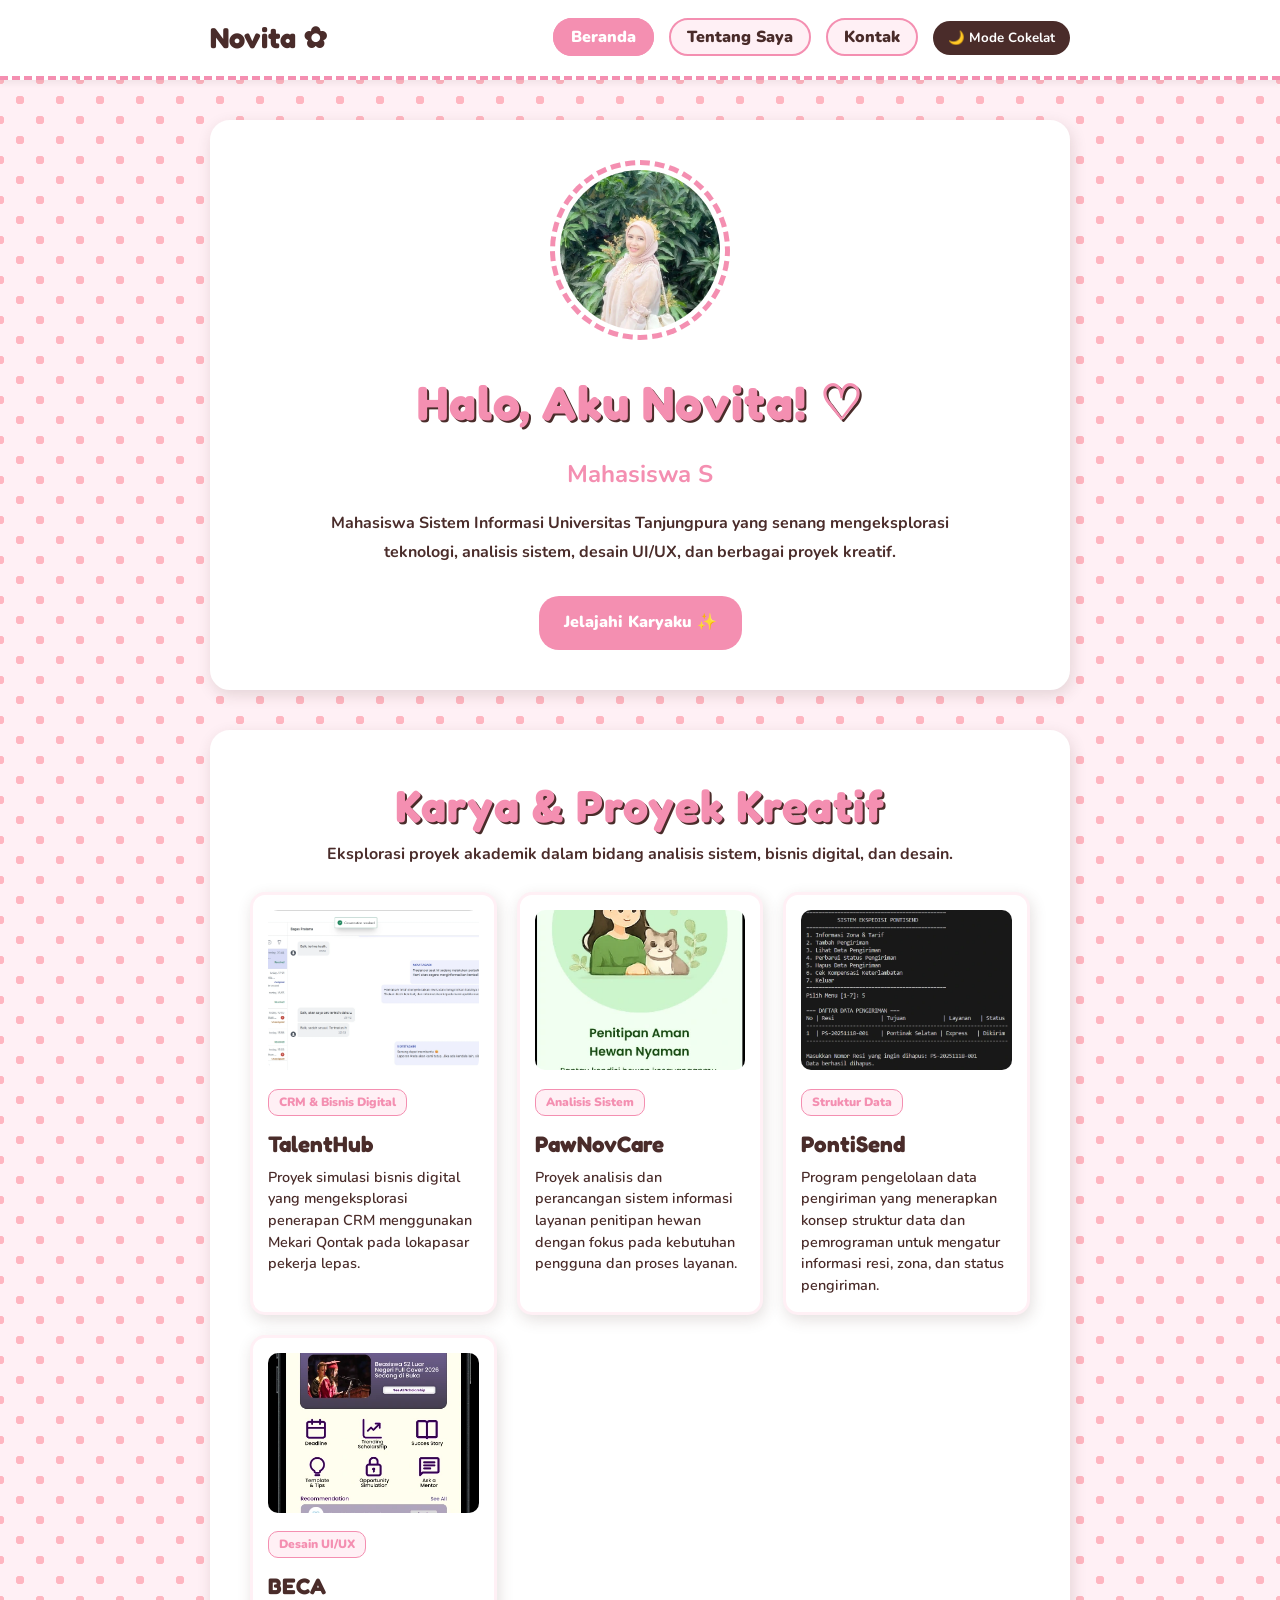
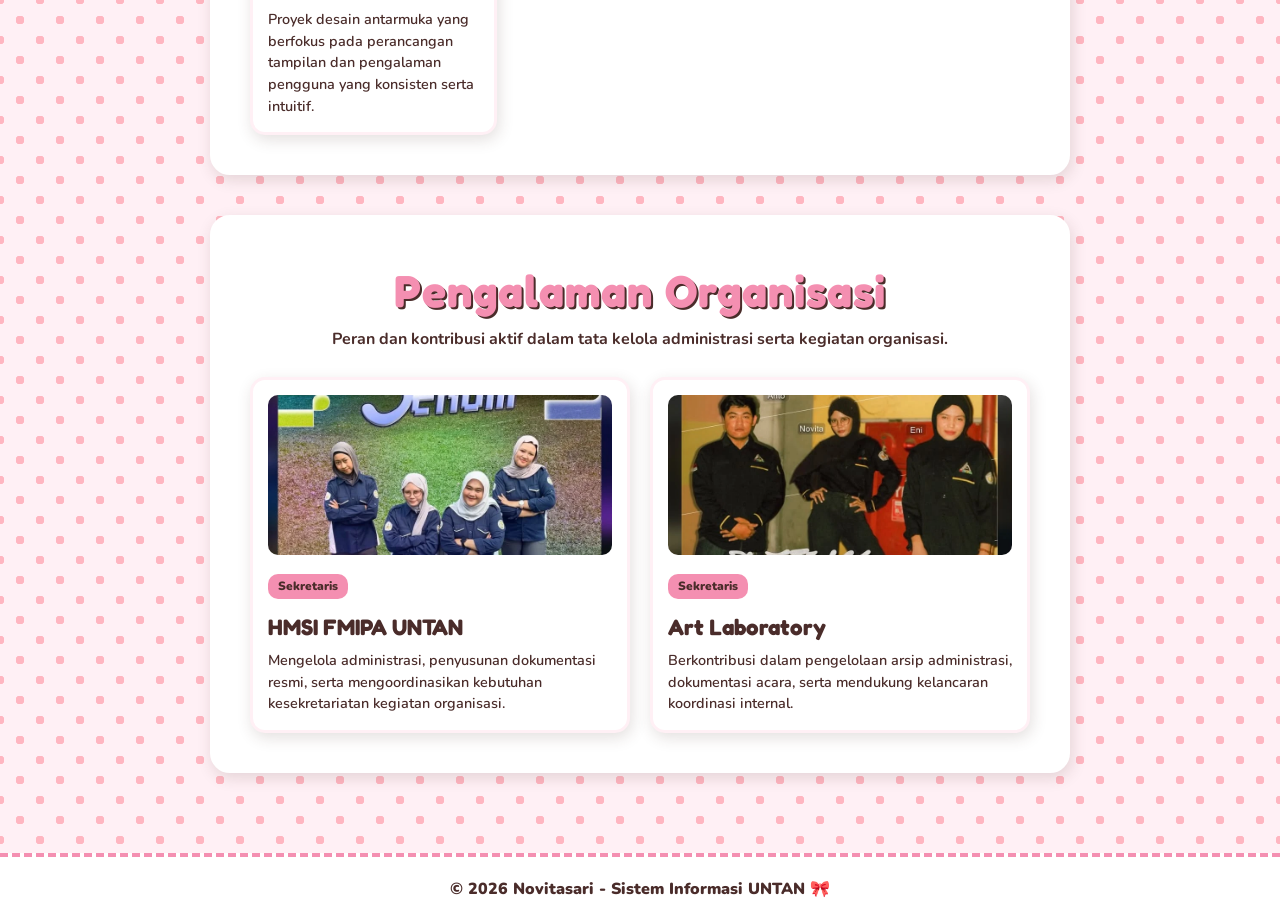
<file: Pertemuan-M07/index.html>
<!DOCTYPE html>
<html lang="id">
<head>
    <meta charset="UTF-8">
    <meta name="viewport" content="width=device-width, initial-scale=1.0">
    <title>Novita | Portofolio Kreatif</title>
    <link rel="stylesheet" href="css/style.css">
</head>
<body>
    <nav>
        <div class="container">
            <div class="logo">Novita ✿</div>
            <ul class="nav-links">
                <li><a href="index.html" class="active">Beranda</a></li>
                <li><a href="about.html">Tentang Saya</a></li>
                <li><a href="contact.html">Kontak</a></li>
                <li><button id="theme-toggle">🌙 Mode Cokelat</button></li>
            </ul>
        </div>
    </nav>

    <section class="section-padding">
        <div class="container">
            <!-- Hero Card -->
            <div class="sticker-card">
                <img src="image/self.webp" alt="Foto Novita" class="hero-img">
                <h1 class="font-cursive">Halo, Aku Novita! ♡</h1>
                <h2 style="margin: 15px 0;">
                    <span id="typing-text" style="color: var(--primary-pink);"></span>
                </h2>
                <p style="font-weight: 700; max-width: 650px; margin: 0 auto; line-height: 1.8;">
                    Mahasiswa Sistem Informasi Universitas Tanjungpura yang senang mengeksplorasi teknologi, analisis sistem, desain UI/UX, dan berbagai proyek kreatif.
                </p>
                <div style="margin-top: 30px;">
                    <a href="#karya" class="btn-submit" style="text-decoration: none; display: inline-block;">Jelajahi Karyaku ✨</a>
                </div>
            </div>
            
            <!-- Section 1: Karya & Proyek Akademik -->
            <div class="sticker-card" id="karya" style="margin-top: 40px;">
                <h2 class="font-cursive" style="font-size: 2.8rem;">Karya & Proyek Kreatif</h2>
                <p style="font-weight: bold; margin-bottom: 20px;">Eksplorasi proyek akademik dalam bidang analisis sistem, bisnis digital, dan desain.</p>
                <div class="grid-container" id="project-grid">
                    <!-- Diisi otomatis oleh main.js -->
                </div>
            </div>

            <!-- Section 2: Pengalaman Organisasi -->
            <div class="sticker-card" style="margin-top: 40px;">
                <h2 class="font-cursive" style="font-size: 2.8rem;">Pengalaman Organisasi</h2>
                <p style="font-weight: bold; margin-bottom: 20px;">Peran dan kontribusi aktif dalam tata kelola administrasi serta kegiatan organisasi.</p>
                <div class="grid-container" id="org-grid">
                    <!-- Diisi otomatis oleh main.js -->
                </div>
            </div>
        </div>
    </section>

    <footer>
        <p>&copy; 2026 Novitasari - Sistem Informasi UNTAN 🎀</p>
    </footer>

    <script src="js/main.js"></script>
</body>
</html>
</file>
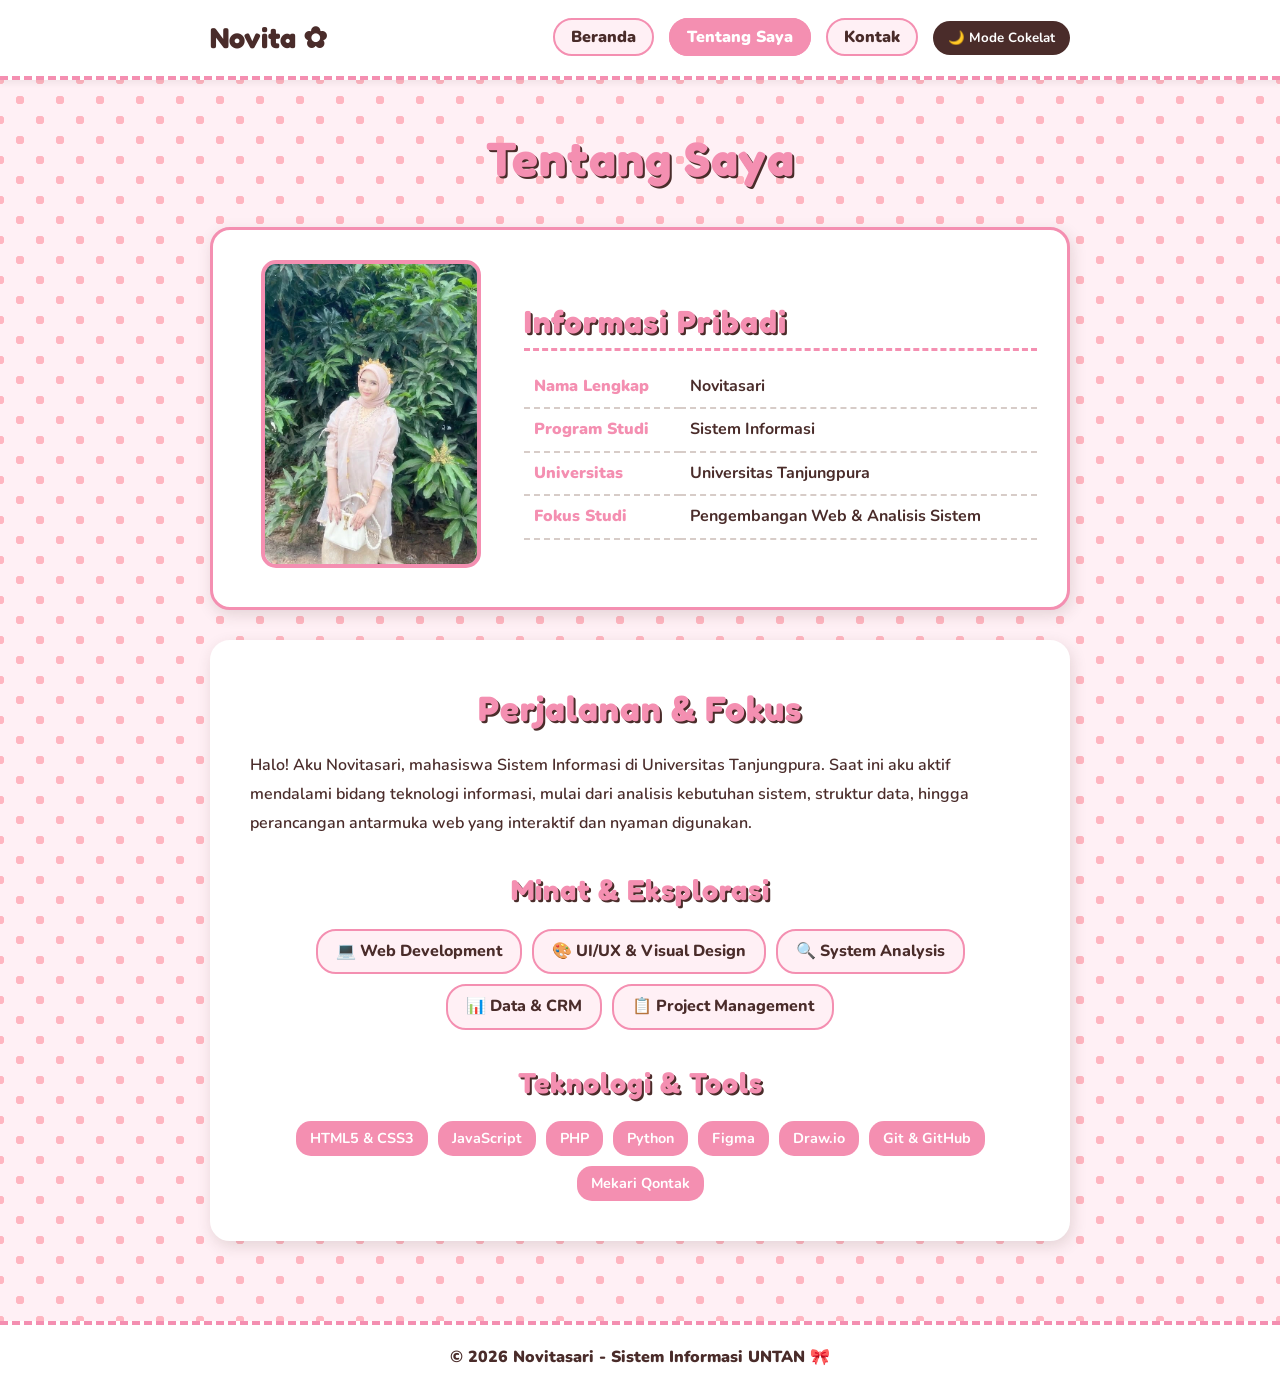
<file: Pertemuan-M07/about.html>
<!DOCTYPE html>
<html lang="id">
<head>
    <meta charset="UTF-8">
    <meta name="viewport" content="width=device-width, initial-scale=1.0">
    <title>Tentang Saya | Novita</title>
    <link rel="stylesheet" href="css/style.css">
</head>
<body>
    <nav>
        <div class="container">
            <div class="logo">Novita ✿</div>
            <ul class="nav-links">
                <li><a href="index.html">Beranda</a></li>
                <li><a href="about.html" class="active">Tentang Saya</a></li>
                <li><a href="contact.html">Kontak</a></li>
                <li><button id="theme-toggle">🌙 Mode Cokelat</button></li>
            </ul>
        </div>
    </nav>

    <section class="section-padding">
        <div class="container">
            <h1 class="font-cursive" style="text-align: center; margin-bottom: 30px;">Tentang Saya</h1>
            
            <!-- ID Card Section -->
            <div class="id-card">
                <div style="text-align: center; flex: 1; min-width: 220px;">
                    <img src="image/bout.webp" alt="Novita" style="width: 100%; max-width: 220px; border-radius: 15px; border: 4px solid var(--primary-pink);">
                </div>
                
                <div class="id-info" style="flex: 2; min-width: 280px;">
                    <h3 class="font-cursive" style="font-size: 2rem; border-bottom: 3px dashed var(--primary-pink); margin-bottom: 15px;">Informasi Pribadi</h3>
                    <table>
                        <tr>
                            <td>Nama Lengkap</td>
                            <td>Novitasari</td>
                        </tr>
                        <tr>
                            <td>Program Studi</td>
                            <td>Sistem Informasi</td>
                        </tr>
                        <tr>
                            <td>Universitas</td>
                            <td>Universitas Tanjungpura</td>
                        </tr>
                        <tr>
                            <td>Fokus Studi</td>
                            <td>Pengembangan Web & Analisis Sistem</td>
                        </tr>
                    </table>
                </div>
            </div>

            <!-- Narrative Bio & Interests -->
            <div class="sticker-card" style="margin-top: 30px; text-align: left;">
                <h2 class="font-cursive" style="font-size: 2.2rem; text-align: center;">Perjalanan & Fokus</h2>
                <p style="margin-top: 15px; font-weight: 600; line-height: 1.8;">
                    Halo! Aku Novitasari, mahasiswa Sistem Informasi di Universitas Tanjungpura. Saat ini aku aktif mendalami bidang teknologi informasi, mulai dari analisis kebutuhan sistem, struktur data, hingga perancangan antarmuka web yang interaktif dan nyaman digunakan.
                </p>

                <!-- Interest Cards -->
                <h3 class="font-cursive" style="font-size: 1.8rem; margin-top: 30px; text-align: center;">Minat & Eksplorasi</h3>
                <div class="skills-grid" style="margin-top: 15px;">
                    <div class="skill-badge">💻 Web Development</div>
                    <div class="skill-badge">🎨 UI/UX & Visual Design</div>
                    <div class="skill-badge">🔍 System Analysis</div>
                    <div class="skill-badge">📊 Data & CRM</div>
                    <div class="skill-badge">📋 Project Management</div>
                </div>

                <!-- Skills List -->
                <h3 class="font-cursive" style="font-size: 1.8rem; margin-top: 30px; text-align: center;">Teknologi & Tools</h3>
                <div class="skills-grid" style="margin-top: 15px;">
                    <span class="tool-tag">HTML5 & CSS3</span>
                    <span class="tool-tag">JavaScript</span>
                    <span class="tool-tag">PHP</span>
                    <span class="tool-tag">Python</span>
                    <span class="tool-tag">Figma</span>
                    <span class="tool-tag">Draw.io</span>
                    <span class="tool-tag">Git & GitHub</span>
                    <span class="tool-tag">Mekari Qontak</span>
                </div>
            </div>
        </div>
    </section>

    <footer>
        <p>&copy; 2026 Novitasari - Sistem Informasi UNTAN 🎀</p>
    </footer>

    <script src="js/main.js"></script>
</body>
</html>
</file>
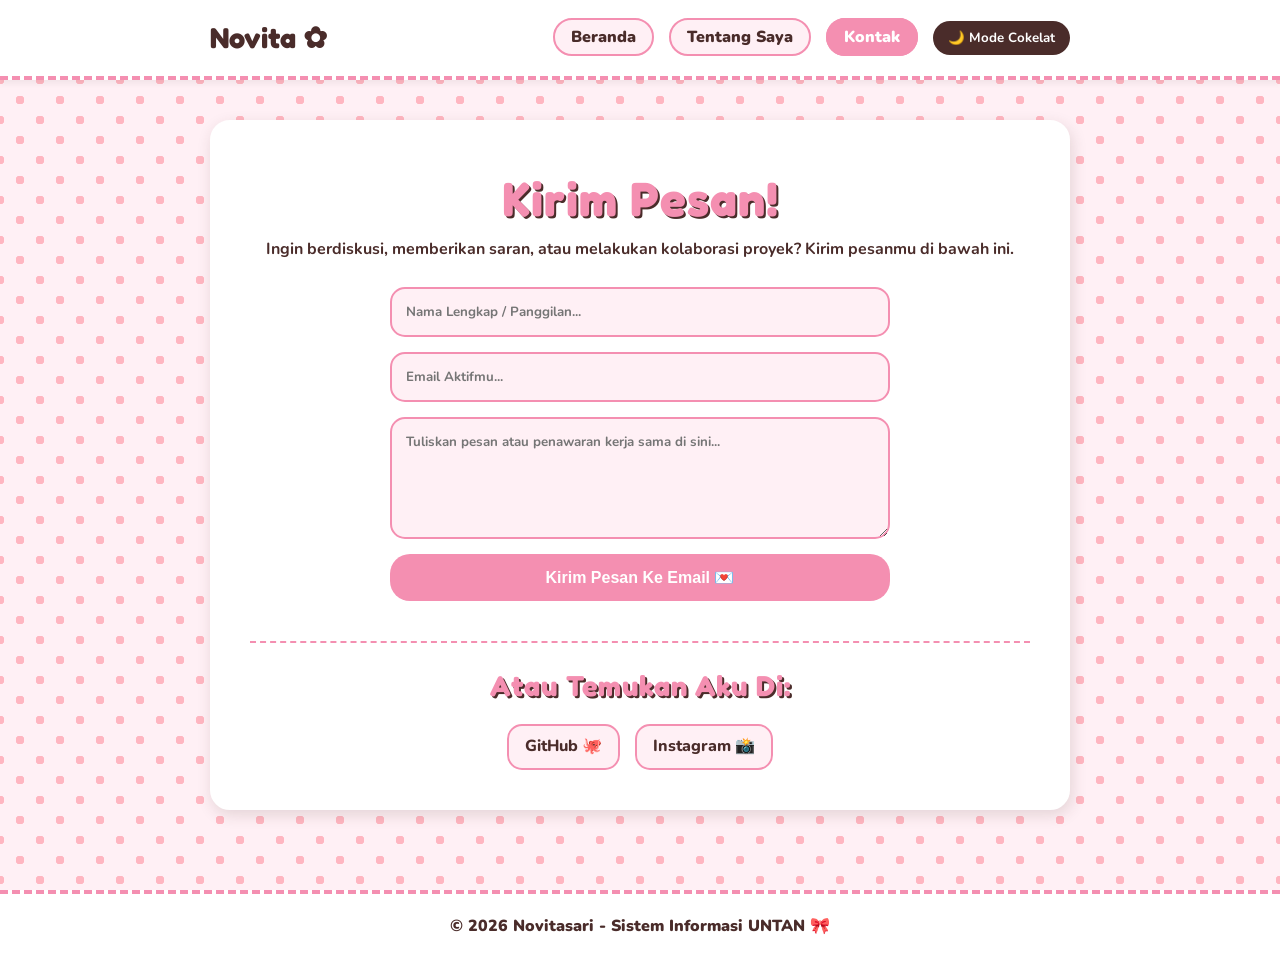
<file: Pertemuan-M07/contact.html>
<!DOCTYPE html>
<html lang="id">
<head>
    <meta charset="UTF-8">
    <meta name="viewport" content="width=device-width, initial-scale=1.0">
    <title>Kontak | Novita</title>
    <link rel="stylesheet" href="css/style.css">
</head>
<body>
    <nav>
        <div class="container">
            <div class="logo">Novita ✿</div>
            <ul class="nav-links">
                <li><a href="index.html">Beranda</a></li>
                <li><a href="about.html">Tentang Saya</a></li>
                <li><a href="contact.html" class="active">Kontak</a></li>
                <li><button id="theme-toggle">🌙 Mode Cokelat</button></li>
            </ul>
        </div>
    </nav>

    <section class="section-padding">
        <div class="container">
            <div class="sticker-card">
                <h1 class="font-cursive">Kirim Pesan!</h1>
                <p style="font-weight: bold; margin-bottom: 25px;">Ingin berdiskusi, memberikan saran, atau melakukan kolaborasi proyek? Kirim pesanmu di bawah ini.</p>
                
                <!-- Form Terintegrasi Email via Formspree -->
                <form action="https://formspree.io/f/xqpabvlb" method="POST" id="contact-form">
                    <input type="text" name="nama" placeholder="Nama Lengkap / Panggilan..." required>
                    <input type="email" name="email" placeholder="Email Aktifmu..." required>
                    <textarea name="pesan" rows="5" placeholder="Tuliskan pesan atau penawaran kerja sama di sini..." required></textarea>
                    <button type="submit" class="btn-submit">Kirim Pesan Ke Email 💌</button>
                </form>

                <div style="margin-top: 40px; border-top: 2px dashed var(--primary-pink); padding-top: 20px;">
                    <h3 class="font-cursive" style="font-size: 1.8rem;">Atau Temukan Aku Di:</h3>
                    <div class="social-links" style="margin-top: 15px;">
                        <a href="https://github.com/novitaasaariiii27-bit" target="_blank" class="social-btn">GitHub 🐙</a>
                        <a href="https://instagram.com/vitazsrr" target="_blank" class="social-btn">Instagram 📸</a>
                    </div>
                </div>
            </div>
        </div>
    </section>

    <footer>
        <p>&copy; 2026 Novitasari - Sistem Informasi UNTAN 🎀</p>
    </footer>

    <script src="js/main.js"></script>
</body>
</html>
</file>
<file: Pertemuan-M07/css/style.css>
@import url('https://fonts.googleapis.com/css2?family=Fredoka:wght@600;700&family=Nunito:wght@400;700;900&display=swap');

* {
    margin: 0;
    padding: 0;
    box-sizing: border-box;
}

:root {
    --bg-base: #fff0f5;
    --bg-dot: #ffb6c1;
    --text-color: #4a2c2a;
    --primary-pink: #f48fb1;
    --card-bg: #ffffff;
    --border-color: #d7ccc8;
    --sticker-shadow: 2px 5px 15px rgba(74, 44, 42, 0.15);
}

body.dark-mode {
    --bg-base: #3e2723;
    --bg-dot: #5d4037;
    --text-color: #ffebee;
    --primary-pink: #f06292;
    --card-bg: #4e342e;
    --border-color: #3e2723;
    --sticker-shadow: 2px 5px 15px rgba(0, 0, 0, 0.4);
}

body {
    font-family: 'Nunito', sans-serif;
    color: var(--text-color);
    line-height: 1.6;
    transition: 0.3s;
    background-color: var(--bg-base);
    background-image: 
        radial-gradient(var(--bg-dot) 15%, transparent 16%),
        radial-gradient(var(--bg-dot) 15%, transparent 16%);
    background-size: 40px 40px;
    background-position: 0 0, 20px 20px;
}

.container {
    max-width: 900px;
    margin: 0 auto;
    padding: 0 20px;
}

.font-cursive {
    font-family: 'Fredoka', sans-serif;
    font-weight: 700;
    font-size: 3rem;
    color: var(--primary-pink);
    text-shadow: 2px 2px 0 var(--text-color);
    letter-spacing: 1px;
}

/* Navigasi */
nav {
    background: var(--card-bg);
    border-bottom: 4px dashed var(--primary-pink);
    position: fixed;
    width: 100%;
    top: 0;
    z-index: 100;
    box-shadow: 0 4px 6px rgba(0,0,0,0.05);
}

nav .container {
    display: flex;
    justify-content: space-between;
    align-items: center;
    padding: 15px 20px;
}

.logo {
    font-family: 'Fredoka', sans-serif;
    font-size: 1.8rem;
    font-weight: 700;
    color: var(--text-color);
}

.nav-links {
    display: flex;
    list-style: none;
    gap: 15px;
    align-items: center;
}

.nav-links a {
    text-decoration: none;
    color: var(--text-color);
    font-weight: 900;
    background: var(--bg-base);
    padding: 6px 16px;
    border-radius: 20px;
    border: 2px solid var(--primary-pink);
    transition: 0.3s;
}

.nav-links a:hover, .nav-links a.active {
    background: var(--primary-pink);
    color: #fff;
}

#theme-toggle {
    background: var(--text-color);
    color: #fff;
    border: none;
    padding: 8px 15px;
    border-radius: 20px;
    cursor: pointer;
    font-weight: bold;
    font-family: 'Nunito', sans-serif;
}

/* Sticker Layout */
.section-padding {
    padding: 120px 0 80px;
}

.sticker-card {
    background: var(--card-bg);
    border: 5px solid white;
    border-radius: 20px;
    padding: 35px;
    box-shadow: var(--sticker-shadow);
    text-align: center;
}

.hero-img {
    width: 180px;
    height: 180px;
    object-fit: cover;
    border-radius: 50%;
    border: 5px dashed var(--primary-pink);
    padding: 5px;
    background: white;
    margin-bottom: 15px;
}

/* ID Card & Bio Table */
.id-card {
    display: flex;
    flex-wrap: wrap;
    gap: 25px;
    background: var(--card-bg);
    border: 3px solid var(--primary-pink);
    border-radius: 20px;
    padding: 30px;
    box-shadow: var(--sticker-shadow);
    align-items: center;
}

.id-info table {
    width: 100%;
    border-collapse: collapse;
    font-weight: 700;
}

.id-info td {
    padding: 8px 10px;
    border-bottom: 2px dashed var(--border-color);
}

.id-info td:first-child {
    color: var(--primary-pink);
    font-weight: 900;
}

/* Badges & Tags */
.skills-grid {
    display: flex;
    flex-wrap: wrap;
    gap: 10px;
    justify-content: center;
}

.skill-badge {
    background: var(--bg-base);
    border: 2px solid var(--primary-pink);
    padding: 8px 18px;
    border-radius: 20px;
    font-weight: 800;
}

.tool-tag {
    background: var(--primary-pink);
    color: white;
    padding: 6px 14px;
    border-radius: 15px;
    font-weight: 700;
    font-size: 0.9rem;
}

.category-tag {
    display: inline-block;
    background: var(--bg-base);
    color: var(--primary-pink);
    border: 1px solid var(--primary-pink);
    font-size: 0.75rem;
    font-weight: 900;
    padding: 3px 10px;
    border-radius: 10px;
    margin-top: 10px;
}

/* Grid Project */
.grid-container {
    display: grid;
    grid-template-columns: repeat(auto-fit, minmax(240px, 1fr));
    gap: 20px;
    margin-top: 25px;
}

.work-item {
    background: var(--card-bg);
    padding: 15px;
    border-radius: 15px;
    box-shadow: var(--sticker-shadow);
    border: 3px solid var(--bg-base);
    transition: transform 0.3s;
    text-align: left;
}

.work-item:hover {
    transform: translateY(-8px) rotate(2deg);
}

.work-item img {
    width: 100%;
    height: 160px;
    object-fit: cover;
    border-radius: 10px;
}

/* Form Kontak & Medsos */
form {
    display: flex;
    flex-direction: column;
    gap: 15px;
    max-width: 500px;
    margin: 0 auto;
}

input, textarea {
    width: 100%;
    padding: 14px;
    border: 2px solid var(--primary-pink);
    border-radius: 15px;
    background: var(--bg-base);
    color: var(--text-color);
    font-family: inherit;
    font-weight: 700;
}

.btn-submit {
    background: var(--primary-pink);
    color: white;
    border: none;
    padding: 14px 25px;
    border-radius: 20px;
    font-weight: 900;
    cursor: pointer;
    transition: 0.3s;
    font-size: 1rem;
}

.btn-submit:hover {
    background: var(--text-color);
    color: white;
}

.social-links {
    display: flex;
    justify-content: center;
    gap: 15px;
    flex-wrap: wrap;
}

.social-btn {
    text-decoration: none;
    color: var(--text-color);
    background: var(--bg-base);
    border: 2px solid var(--primary-pink);
    padding: 8px 16px;
    border-radius: 15px;
    font-weight: 800;
    transition: 0.3s;
}

.social-btn:hover {
    background: var(--primary-pink);
    color: white;
}

footer {
    text-align: center;
    padding: 20px;
    background: var(--card-bg);
    border-top: 4px dashed var(--primary-pink);
    font-weight: 900;
}
</file>
